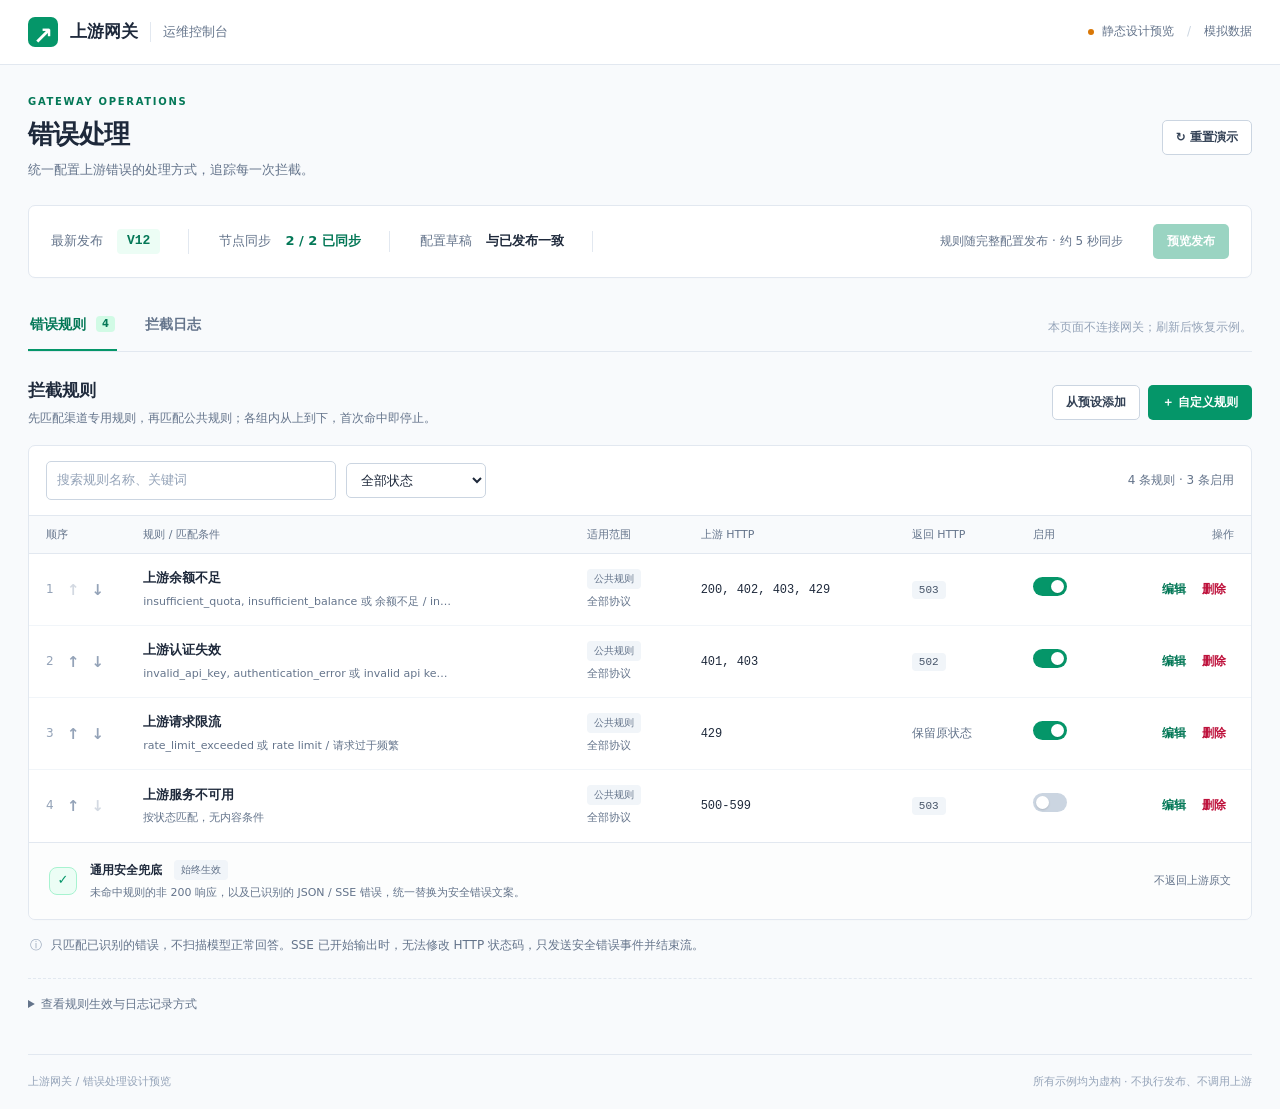
<file: docs/prototypes/error-rules/index.html>
<!doctype html>
<html lang="zh-CN">
  <head>
    <meta charset="utf-8" />
    <meta name="viewport" content="width=device-width,initial-scale=1" />
    <title>错误规则与拦截日志 · 静态设计预览</title>
    <link rel="stylesheet" href="style.css" />
    <script src="app.js" defer></script>
  </head>
  <body>
    <header class="topbar">
      <div class="brand">
        <span class="mark">↗</span><strong>上游网关</strong
        ><span class="muted brand-subtitle">运维控制台</span>
      </div>
      <div class="preview-label">
        <span class="dot"></span> 静态设计预览
        <span class="separator">/</span> 模拟数据
      </div>
    </header>
    <main>
      <div class="intro">
        <div>
          <div class="eyebrow">GATEWAY OPERATIONS</div>
          <h1>错误处理</h1>
          <p class="muted">统一配置上游错误的处理方式，追踪每一次拦截。</p>
        </div>
        <button class="secondary" id="reset-demo">↻ 重置演示</button>
      </div>
      <section class="overview panel" aria-label="配置状态">
        <div>
          <span class="muted">最新发布</span
          ><strong class="version" id="version">V12</strong>
        </div>
        <div>
          <span class="muted">节点同步</span
          ><strong class="green" id="sync-state">2 / 2 已同步</strong>
        </div>
        <div>
          <span class="muted">配置草稿</span
          ><strong id="draft-state">与已发布一致</strong>
        </div>
        <p>规则随完整配置发布 · 约 5 秒同步</p>
        <button id="publish" disabled>预览发布</button>
      </section>
      <nav class="tabs" aria-label="错误处理导航">
        <button class="tab active" data-page="rules" aria-current="page">
          错误规则 <span id="rule-count" class="count">4</span></button
        ><button class="tab" data-page="logs">拦截日志</button
        ><span class="nav-note">本页面不连接网关；刷新后恢复示例。</span>
      </nav>

      <section id="rules-page">
        <div class="section-heading">
          <div>
            <h2>拦截规则</h2>
            <p class="muted">
              先匹配渠道专用规则，再匹配公共规则；各组内从上到下，首次命中即停止。
            </p>
          </div>
          <div class="actions">
            <button class="secondary" id="presets">从预设添加</button
            ><button id="new-rule">＋ 自定义规则</button>
          </div>
        </div>
        <div class="panel">
          <div class="toolbar">
            <input
              type="search"
              id="rule-search"
              placeholder="搜索规则名称、关键词"
              aria-label="搜索规则"
            /><select id="rule-state" aria-label="规则启用状态">
              <option value="">全部状态</option>
              <option value="enabled">已启用</option>
              <option value="disabled">已停用</option></select
            ><span class="muted" id="rule-summary"></span>
          </div>
          <div class="table-wrap">
            <table class="rules-table">
              <thead>
                <tr>
                  <th class="order-col">顺序</th>
                  <th>规则 / 匹配条件</th>
                  <th>适用范围</th>
                  <th>上游 HTTP</th>
                  <th>返回 HTTP</th>
                  <th>启用</th>
                  <th class="align-right">操作</th>
                </tr>
              </thead>
              <tbody id="rules-body"></tbody>
            </table>
          </div>
          <div class="fallback">
            <span class="shield">✓</span>
            <div>
              <strong
                >通用安全兜底
                <span class="badge neutral">始终生效</span></strong
              >
              <p>
                未命中规则的非 200 响应，以及已识别的 JSON / SSE
                错误，统一替换为安全错误文案。
              </p>
            </div>
            <span class="muted">不返回上游原文</span>
          </div>
        </div>
        <div class="bottom-note">
          <span>ⓘ</span>
          <p>
            只匹配已识别的错误，不扫描模型正常回答。SSE 已开始输出时，无法修改
            HTTP 状态码，只发送安全错误事件并结束流。
          </p>
        </div>
        <details class="help">
          <summary>查看规则生效与日志记录方式</summary>
          <div class="help-grid">
            <div>
              <strong>保存到草稿 → 发布完整版本</strong>
              <p>
                新增、修改、停用、删除和顺序调整都需要发布。新请求使用新规则，正在进行的请求继续使用原版本。
              </p>
            </div>
            <div>
              <strong>一次拦截，一条记录</strong>
              <p>
                记录命中规则、配置版本与状态。原始错误片段加密保存，最多 2
                KiB，供管理员排查误拦。
              </p>
            </div>
          </div>
        </details>
      </section>

      <section id="logs-page" hidden>
        <div class="section-heading">
          <div>
            <h2>拦截日志</h2>
            <p class="muted">
              查看已写入的拦截记录；HTTP 200 的流内错误同样会被记录。
            </p>
          </div>
          <div class="actions">
            <button class="secondary" id="resources">记录策略</button
            ><button class="secondary" id="refresh-logs">↻ 刷新记录</button>
          </div>
        </div>
        <div class="log-health panel">
          <div>
            <span class="status-dot"></span
            ><strong id="health-title">日志写入正常</strong
            ><span class="muted" id="health-description"
              >最后成功写入：1 秒前</span
            >
          </div>
          <div class="health-numbers">
            <span>待写 <b id="pending-count">0</b></span
            ><span>丢弃 <b id="drop-count">0</b></span
            ><span>节点 <b>2 / 2</b></span>
          </div>
        </div>
        <div id="degraded-banner" class="callout warning" hidden>
          <strong>部分日志未记录，查询结果可能不完整。</strong
          ><span
            >节点 gateway-b 写入异常，队列已满，当前进程累计丢弃 128
            条。网关仍执行拦截；页面保留最后已知状态。</span
          >
        </div>
        <div class="panel">
          <div class="toolbar log-filters">
            <input
              id="log-search"
              type="search"
              placeholder="搜索请求编号或规则"
              aria-label="搜索拦截日志"
            /><select id="log-channel" aria-label="日志渠道">
              <option value="">全部渠道</option>
              <option>Vendor A</option>
              <option>Sub2API</option>
              <option>Kiro2CC</option></select
            ><select id="log-status" aria-label="日志返回状态">
              <option value="">全部实际状态</option>
              <option value="503">503</option>
              <option value="429">429</option>
              <option value="502">502</option>
              <option value="200">200 · 流内错误</option></select
            ><select id="log-node" aria-label="日志节点">
              <option value="">全部节点</option>
              <option>gateway-a</option>
              <option>gateway-b</option></select
            ><select id="log-time" aria-label="日志时间范围">
              <option value="24">最近 24 小时</option>
              <option value="1">最近 1 小时</option>
              <option value="72">最近 3 天</option>
            </select>
          </div>
          <div class="table-wrap">
            <table>
              <thead>
                <tr>
                  <th>发生时间 / 请求编号</th>
                  <th>渠道 / 协议</th>
                  <th>命中规则</th>
                  <th>上游 → 实际返回</th>
                  <th>节点 / 版本</th>
                  <th class="align-right">操作</th>
                </tr>
              </thead>
              <tbody id="logs-body"></tbody>
            </table>
          </div>
          <div class="table-footer">
            <span id="log-count"></span
            ><span>仅展示拦截记录 · 不记录成功请求</span>
          </div>
        </div>
        <div class="demo-switch">
          <span class="badge neutral">设计演示</span
          ><label
            ><input type="checkbox" id="degrade" /> 查看队列已满时的页面</label
          ><span class="muted">只切换示例状态，不会触发故障。</span>
        </div>
      </section>
      <footer>
        <span>上游网关 / 错误处理设计预览</span
        ><span>所有示例均为虚构 · 不执行发布、不调用上游</span>
      </footer>
    </main>

    <dialog id="editor" class="drawer" aria-labelledby="editor-title">
      <form id="rule-form">
        <header class="drawer-header">
          <div>
            <span class="eyebrow">ERROR RULE</span>
            <h2 id="editor-title">编辑规则</h2>
          </div>
          <button
            type="button"
            class="icon secondary close"
            aria-label="关闭规则编辑"
          >
            ×
          </button>
        </header>
        <div class="drawer-body">
          <div class="editor-tabs">
            <button type="button" class="active" data-editor-tab="configure">
              规则配置</button
            ><button type="button" data-editor-tab="test">样本试匹配</button
            ><span class="badge neutral">未发布草稿</span>
          </div>
          <div id="configure-pane">
            <section class="form-section">
              <h3><span class="step">1</span> 基本信息</h3>
              <label
                >规则名称<input
                  id="edit-name"
                  required
                  maxlength="60"
                  placeholder="例如：上游余额不足"
              /></label>
              <div class="form-grid">
                <label
                  >适用渠道<select id="edit-scope">
                    <option value="all">全部渠道（公共规则）</option>
                    <option value="selected">指定渠道（优先于公共规则）</option>
                  </select></label
                ><label
                  >协议<select id="edit-protocol">
                    <option value="all">全部协议</option>
                    <option>OpenAI Chat</option>
                    <option>Responses</option>
                    <option>Anthropic Messages</option>
                    <option>Gemini</option>
                  </select></label
                >
              </div>
              <div id="channel-options" class="checkboxes" hidden>
                <label
                  ><input
                    type="checkbox"
                    name="channel"
                    value="Vendor A"
                  />Vendor A</label
                ><label
                  ><input
                    type="checkbox"
                    name="channel"
                    value="Sub2API"
                  />Sub2API</label
                ><label
                  ><input
                    type="checkbox"
                    name="channel"
                    value="Kiro2CC"
                  />Kiro2CC</label
                >
              </div>
            </section>
            <section class="form-section">
              <h3><span class="step">2</span> 什么情况下拦截</h3>
              <label>错误来源</label>
              <div class="checkboxes">
                <label
                  ><input type="checkbox" name="source" value="HTTP" />HTTP
                  错误</label
                ><label
                  ><input type="checkbox" name="source" value="JSON" />200 JSON
                  错误</label
                ><label
                  ><input type="checkbox" name="source" value="SSE" />SSE
                  错误事件</label
                >
              </div>
              <label
                >匹配上游 HTTP 状态<input
                  id="edit-status"
                  placeholder="例如：402, 403, 429 或 400-499"
                  maxlength="120"
              /></label>
              <p class="field-help">
                留空表示所有已识别错误。填写 200 也不会拦截普通成功回答。
              </p>
              <details id="conditions" open>
                <summary>
                  内容条件
                  <span class="muted">· 可选，条件组之间满足任一即可</span>
                </summary>
                <div class="condition-card">
                  <div class="condition-heading">
                    <span class="badge neutral">条件组 A</span
                    ><strong>错误代码等于任一值</strong>
                  </div>
                  <label class="sr-only" for="edit-codes">错误代码</label
                  ><input
                    id="edit-codes"
                    placeholder="insufficient_quota, insufficient_balance"
                    maxlength="300"
                  />
                </div>
                <div class="or-divider">或者 OR</div>
                <div class="condition-card">
                  <div class="condition-heading">
                    <span class="badge neutral">条件组 B</span
                    ><strong>错误消息包含任一关键词</strong>
                  </div>
                  <label class="sr-only" for="edit-keywords">错误关键词</label
                  ><textarea
                    id="edit-keywords"
                    rows="3"
                    placeholder="每行一个关键词"
                    maxlength="1000"
                  ></textarea
                  ><label class="inline-check"
                    ><input
                      id="edit-ignore-case"
                      type="checkbox"
                    />忽略英文大小写</label
                  >
                </div>
                <p class="field-help">
                  两个条件组都留空时，仅按渠道、协议、来源和状态匹配。
                </p>
              </details>
            </section>
            <section class="form-section">
              <h3><span class="step">3</span> 命中后如何返回</h3>
              <div class="form-grid">
                <label
                  >返回 HTTP 状态<select id="edit-action">
                    <option value="preserve">保留原错误状态</option>
                    <option value="override">指定错误状态</option>
                  </select></label
                ><label
                  >指定状态码<input
                    id="edit-return"
                    type="number"
                    min="400"
                    max="599"
                    step="1"
                    value="503"
                /></label>
              </div>
              <label
                >对外公开文案<textarea
                  id="edit-message"
                  rows="2"
                  required
                  maxlength="300"
                ></textarea>
              </label>
              <div class="callout subtle">
                返回固定文案，不拼接上游原文。SSE 已输出时保持已提交的 HTTP
                状态，发送安全错误事件并结束。
              </div>
            </section>
            <label class="inline-check"
              ><input
                id="edit-enabled"
                type="checkbox"
              />发布后启用此规则</label
            >
          </div>
          <div id="test-pane" hidden>
            <div class="callout subtle">
              使用当前表单配置进行本地演示，不调用上游。这里演示已提取的错误字段；实际协议解析需后续实现。
            </div>
            <div class="form-grid">
              <label
                >示例场景<select id="sample-preset">
                  <option value="balance">余额不足</option>
                  <option value="sse">SSE 中途报错</option>
                  <option value="normal">正常回答提到余额不足</option>
                </select></label
              ><label
                >上游 HTTP 状态<input
                  id="sample-status"
                  type="number"
                  value="402"
                  min="100"
                  max="599" /></label
              ><label
                >渠道<select id="sample-channel">
                  <option>Vendor A</option>
                  <option>Sub2API</option>
                  <option>Kiro2CC</option>
                </select></label
              ><label
                >协议<select id="sample-protocol">
                  <option>OpenAI Chat</option>
                  <option>Responses</option>
                  <option>Anthropic Messages</option>
                  <option>Gemini</option>
                </select></label
              >
            </div>
            <label
              >识别结果<select id="sample-source">
                <option value="HTTP">HTTP 错误</option>
                <option value="JSON">已识别的 JSON 错误</option>
                <option value="SSE">已识别的 SSE 错误</option>
                <option value="normal">正常模型回答</option>
              </select></label
            ><label
              >错误代码<input
                id="sample-code"
                value="insufficient_quota"
                maxlength="300" /></label
            ><label
              >错误消息 / 正常回答<textarea
                id="sample-message"
                rows="4"
                maxlength="2000"
              >
Your credit balance is too low.</textarea
              ></label
            ><label class="inline-check"
              ><input id="sample-committed" type="checkbox" />SSE
              已开始输出（HTTP 200 已提交）</label
            ><button id="run-test" type="button">运行试匹配</button>
            <div
              id="test-result"
              class="test-result"
              hidden
              aria-live="polite"
            ></div>
          </div>
          <p id="form-error" role="alert" class="error" hidden></p>
        </div>
        <footer class="drawer-footer">
          <span class="muted">保存后需发布才会生效</span>
          <div class="actions">
            <button type="button" class="secondary close">取消</button
            ><button type="submit">保存到草稿</button>
          </div>
        </footer>
      </form>
    </dialog>
    <dialog id="preset-dialog" class="modal" aria-labelledby="preset-title">
      <header class="drawer-header">
        <div>
          <span class="eyebrow">RULE PRESETS</span>
          <h2 id="preset-title">从预设开始</h2>
        </div>
        <button class="icon secondary close" aria-label="关闭预设">×</button>
      </header>
      <div class="modal-body">
        <p class="muted">
          预设会复制为可编辑规则。请用实际脱敏样本确认适用范围。
        </p>
        <div id="preset-list" class="preset-list"></div>
      </div>
    </dialog>
    <dialog id="detail-dialog" class="drawer" aria-labelledby="detail-title">
      <header class="drawer-header">
        <div>
          <span class="eyebrow">INTERCEPTION EVENT</span>
          <h2 id="detail-title">拦截详情</h2>
        </div>
        <button class="icon secondary close" aria-label="关闭日志详情">
          ×
        </button>
      </header>
      <div id="detail-content" class="drawer-body"></div>
      <footer class="drawer-footer">
        <span class="muted">历史记录不随规则修改而变化</span
        ><button class="secondary close">关闭</button>
      </footer>
    </dialog>
    <dialog id="resource-dialog" class="modal" aria-labelledby="resource-title">
      <header class="drawer-header">
        <div>
          <span class="eyebrow">LOGGING POLICY</span>
          <h2 id="resource-title">记录策略</h2>
        </div>
        <button class="icon secondary close" aria-label="关闭记录策略">
          ×
        </button>
      </header>
      <div class="modal-body">
        <p class="muted">
          当前展示建议默认值，后续作为运维资源设置独立管理，不随规则版本回滚。
        </p>
        <dl class="definition">
          <dt>记录范围</dt>
          <dd>每个被拦截请求最多一条</dd>
          <dt>后台写入</dt>
          <dd>每秒最多 1 批 / 每批最多 50 条</dd>
          <dt>每节点排队上限</dt>
          <dd>最多 1,024 条，编码载荷最多 1 MiB</dd>
          <dt>保留目标</dt>
          <dd>最近 3 天，且最多最近 50,000 条</dd>
          <dt>清理方式</dt>
          <dd>定时小批量清理，允许短暂超出目标</dd>
          <dt>日志故障时</dt>
          <dd>继续拦截；队列满时丢弃新增明细</dd>
        </dl>
        <div class="callout warning">
          正常容量内逐条记录，不抽样。数据库故障、队列满或进程崩溃时可能丢失明细，页面会显示已知异常。
        </div>
      </div>
      <footer class="drawer-footer">
        <span class="muted">仅保留受限错误片段，不记录完整请求或会话</span
        ><button class="secondary close">知道了</button>
      </footer>
    </dialog>
    <dialog id="publish-dialog" class="modal" aria-labelledby="publish-title">
      <header class="drawer-header">
        <div>
          <span class="eyebrow">CONFIGURATION RELEASE</span>
          <h2 id="publish-title">预览完整配置发布</h2>
        </div>
        <button class="icon secondary close" aria-label="关闭发布预览">
          ×
        </button>
      </header>
      <div class="modal-body">
        <div id="publish-summary"></div>
        <div class="callout subtle">
          真实发布会保存渠道与规则的完整快照。此按钮仅模拟版本与节点同步，不写数据库。
        </div>
      </div>
      <footer class="drawer-footer">
        <button class="secondary close">返回修改</button
        ><button id="confirm-publish">模拟发布</button>
      </footer>
    </dialog>
    <dialog id="delete-dialog" class="modal" aria-labelledby="delete-title">
      <header class="drawer-header">
        <h2 id="delete-title">从草稿中删除规则？</h2>
        <button class="icon secondary close" aria-label="关闭删除确认">
          ×
        </button>
      </header>
      <div class="modal-body">
        <p id="delete-description"></p>
        <p class="muted">
          发布后新请求不再使用这条规则，历史拦截日志仍可查询。
        </p>
      </div>
      <footer class="drawer-footer">
        <button class="secondary close">取消</button
        ><button class="danger-solid" id="confirm-delete">删除规则</button>
      </footer>
    </dialog>
    <div id="toast" role="status" aria-live="polite" hidden></div>
  </body>
</html>
</file>
<file: docs/prototypes/error-rules/style.css>
:root {
  color-scheme: light;
  --green: #059669;
  --deep: #047857;
  --ink: #1e293b;
  --muted: #64748b;
  --line: #e2e8f0;
  --bg: #f8fafc;
  font:
    13px/1.6 system-ui,
    -apple-system,
    "Segoe UI",
    "Noto Sans CJK SC",
    sans-serif;
}
* {
  box-sizing: border-box;
}
body {
  margin: 0;
  background: var(--bg);
  color: var(--ink);
}
[hidden] {
  display: none !important;
}
h1,
h2,
h3,
p {
  margin: 0;
}
h1 {
  font-size: 26px;
  letter-spacing: -0.7px;
  line-height: 1.5;
}
h2 {
  font-size: 17px;
}
h3 {
  font-size: 14px;
}
button,
input,
select,
textarea {
  font: inherit;
}
button {
  display: inline-flex;
  align-items: center;
  justify-content: center;
  gap: 6px;
  border: 1px solid transparent;
  border-radius: 5px;
  padding: 7px 13px;
  background: var(--green);
  color: white;
  font-size: 12px;
  font-weight: 600;
  cursor: pointer;
  white-space: nowrap;
}
button:hover {
  background: var(--deep);
}
button:disabled {
  opacity: 0.4;
  cursor: default;
}
button:focus-visible,
summary:focus-visible,
a:focus-visible {
  outline: 2px solid var(--green);
  outline-offset: 3px;
}
.secondary {
  color: #334155;
  background: #fff;
  border-color: #cbd5e1;
}
.secondary:hover {
  background: #f1f5f9;
}
.quiet {
  background: transparent;
  color: var(--deep);
  padding: 4px 7px;
}
.quiet:hover {
  background: #ecfdf5;
}
.danger {
  color: #be123c;
}
.danger:hover {
  background: #fff1f2;
}
.danger-solid {
  background: #be123c;
}
.danger-solid:hover {
  background: #9f1239;
}
.icon {
  padding: 3px 10px;
  font-size: 23px;
  font-weight: 400;
}
.muted {
  color: var(--muted);
}
.green {
  color: var(--deep);
}
.mono {
  font-family: ui-monospace, SFMono-Regular, Consolas, monospace;
}
.align-right {
  text-align: right;
}
.actions {
  display: flex;
  gap: 8px;
  align-items: center;
}
.topbar {
  height: 65px;
  padding: 0 max(28px, calc((100vw - 1384px) / 2));
  background: #fff;
  border-bottom: 1px solid var(--line);
  display: flex;
  align-items: center;
  justify-content: space-between;
  gap: 16px;
}
.brand {
  display: flex;
  gap: 12px;
  align-items: center;
}
.brand strong {
  font-size: 17px;
}
.mark {
  display: inline-grid;
  place-items: center;
  background: var(--green);
  border-radius: 7px;
  color: white;
  width: 30px;
  height: 30px;
  font-size: 24px;
  font-weight: 700;
}
.brand-subtitle {
  padding-left: 12px;
  border-left: 1px solid var(--line);
}
.preview-label {
  font-size: 12px;
  color: #64748b;
  display: flex;
  align-items: center;
  gap: 8px;
}
.dot {
  width: 6px;
  height: 6px;
  border-radius: 100%;
  background: #d97706;
}
.separator {
  color: #cbd5e1;
  margin: 0 5px;
}
main {
  max-width: 1440px;
  margin: auto;
  padding: 29px 28px 0;
}
.intro {
  display: flex;
  align-items: center;
  justify-content: space-between;
  margin-bottom: 24px;
}
.intro p {
  margin-top: 6px;
}
.eyebrow {
  color: var(--deep);
  font-size: 10px;
  font-weight: 700;
  letter-spacing: 1.7px;
  margin-bottom: 5px;
}
.panel {
  background: #fff;
  border: 1px solid var(--line);
  border-radius: 7px;
  box-shadow: 0 1px 2px #0f172a03;
}
.overview {
  display: flex;
  gap: 30px;
  padding: 18px 22px;
  align-items: center;
}
.overview > div {
  display: flex;
  align-items: center;
  gap: 14px;
  border-right: 1px solid var(--line);
  padding-right: 28px;
}
.overview strong {
  font-size: 13px;
  font-weight: 600;
}
.overview p {
  margin-left: auto;
  color: var(--muted);
  font-size: 12px;
}
.version {
  font-family: ui-monospace, monospace;
  background: #ecfdf5;
  color: var(--deep);
  padding: 2px 10px;
  border-radius: 4px;
}
.tabs {
  display: flex;
  align-items: center;
  border-bottom: 1px solid var(--line);
  gap: 26px;
  margin: 25px 0;
}
.tab {
  background: none;
  color: var(--muted);
  border: 0;
  border-radius: 0;
  border-bottom: 2px solid transparent;
  font-size: 14px;
  padding: 10px 2px 14px;
}
.tab:hover {
  background: none;
  color: var(--deep);
}
.tab.active {
  color: var(--deep);
  border-bottom-color: var(--green);
}
.count {
  font-size: 10px;
  border-radius: 4px;
  background: #e2e8f0;
  color: #475569;
  padding: 0 6px;
  margin-left: 4px;
}
.tab.active .count {
  background: #d1fae5;
  color: var(--deep);
}
.nav-note {
  margin-left: auto;
  font-size: 12px;
  color: #94a3b8;
}
.section-heading {
  display: flex;
  align-items: center;
  justify-content: space-between;
  gap: 20px;
  margin: 0 0 17px;
}
.section-heading p {
  font-size: 12px;
  margin-top: 4px;
}
.toolbar {
  display: flex;
  gap: 10px;
  align-items: center;
  padding: 15px 17px;
  border-bottom: 1px solid var(--line);
}
input,
select,
textarea {
  border: 1px solid #cbd5e1;
  border-radius: 5px;
  padding: 8px 10px;
  background: white;
  color: var(--ink);
  width: 100%;
  min-width: 0;
}
textarea {
  resize: vertical;
}
input:focus,
select:focus,
textarea:focus {
  outline: 2px solid #a7f3d0;
  border-color: var(--green);
  outline-offset: 1px;
}
input::placeholder,
textarea::placeholder {
  color: #94a3b8;
}
input:disabled {
  background: #f1f5f9;
  color: #94a3b8;
}
.toolbar input {
  max-width: 290px;
}
.toolbar select {
  width: 140px;
}
.toolbar > span {
  margin-left: auto;
  font-size: 12px;
}
.table-wrap {
  overflow: auto;
}
table {
  width: 100%;
  border-collapse: collapse;
  white-space: nowrap;
  text-align: left;
}
th {
  background: #f8fafc;
  color: #64748b;
  font-size: 11px;
  font-weight: 500;
  padding: 10px 17px;
  border-bottom: 1px solid var(--line);
}
td {
  padding: 13px 17px;
  border-bottom: 1px solid #f1f5f9;
  font-size: 12px;
  height: 72px;
}
tbody tr:last-child td {
  border-bottom: 0;
}
tbody tr:hover {
  background: #fafdfc;
}
td strong {
  font-size: 13px;
  font-weight: 600;
}
td .sub {
  display: block;
  font-size: 11px;
  color: var(--muted);
  margin-top: 4px;
  max-width: 310px;
  white-space: nowrap;
  overflow: hidden;
  text-overflow: ellipsis;
}
.order-col {
  width: 76px;
}
.order-buttons {
  display: flex;
  align-items: center;
  gap: 2px;
  color: #94a3b8;
}
.order-buttons button {
  padding: 2px 4px;
  font-size: 15px;
  color: #94a3b8;
}
.order-buttons span {
  min-width: 14px;
}
.badge {
  display: inline-block;
  font-weight: 500;
  font-size: 10px;
  padding: 2px 7px;
  border-radius: 4px;
  line-height: 1.6;
  vertical-align: middle;
}
.neutral {
  background: #f1f5f9;
  color: #64748b;
}
.good {
  background: #ecfdf5;
  color: #047857;
}
.amber {
  background: #fffbeb;
  color: #a16207;
}
.blue {
  background: #eff6ff;
  color: #2563eb;
}
.status {
  font-family: ui-monospace, monospace;
  color: #475569;
  background: #f1f5f9;
  padding: 3px 7px;
  border-radius: 4px;
  font-size: 11px;
}
.switch {
  height: 19px;
  width: 34px;
  min-width: 34px;
  position: relative;
  border-radius: 100px;
  background: #cbd5e1;
  border: 0;
  padding: 0;
}
.switch:after {
  content: "";
  width: 13px;
  height: 13px;
  position: absolute;
  left: 3px;
  top: 3px;
  border-radius: 50%;
  background: #fff;
  box-shadow: 0 1px 2px #0002;
}
.switch[aria-checked="true"] {
  background: var(--green);
}
.switch[aria-checked="true"]:after {
  left: 18px;
}
.switch:hover {
  background: #94a3b8;
}
.switch[aria-checked="true"]:hover {
  background: var(--deep);
}
.fallback {
  padding: 17px 20px;
  border-top: 1px solid var(--line);
  background: #fcfdfd;
  display: flex;
  align-items: center;
  gap: 13px;
  border-radius: 0 0 7px 7px;
}
.shield {
  display: grid;
  place-items: center;
  width: 28px;
  height: 28px;
  border: 1px solid #a7f3d0;
  background: #ecfdf5;
  color: var(--green);
  border-radius: 8px;
}
.fallback p {
  font-size: 11px;
  color: var(--muted);
  margin-top: 4px;
}
.fallback strong {
  font-size: 12px;
}
.fallback .badge {
  margin-left: 8px;
}
.fallback > span:last-child {
  margin-left: auto;
  font-size: 11px;
}
.bottom-note {
  display: flex;
  gap: 9px;
  color: var(--muted);
  font-size: 12px;
  padding: 16px 2px;
}
.bottom-note > span {
  color: #94a3b8;
}
.help {
  margin: 7px 0 40px;
  border-top: 1px dashed var(--line);
  padding-top: 16px;
  font-size: 12px;
}
.help summary {
  color: var(--muted);
  cursor: pointer;
}
.help-grid {
  display: grid;
  grid-template-columns: 1fr 1fr;
  gap: 35px;
  margin: 16px 0;
}
.help-grid p {
  margin-top: 6px;
  color: var(--muted);
}
main > footer {
  border-top: 1px solid var(--line);
  display: flex;
  justify-content: space-between;
  gap: 12px;
  padding: 18px 0;
  margin-top: 36px;
  font-size: 11px;
  color: #94a3b8;
}
.log-health {
  display: flex;
  justify-content: space-between;
  gap: 20px;
  padding: 15px 18px;
  margin-bottom: 15px;
}
.log-health > div {
  display: flex;
  align-items: center;
  gap: 10px;
}
.log-health strong {
  font-size: 12px;
}
.log-health .muted {
  font-size: 11px;
}
.status-dot {
  height: 7px;
  width: 7px;
  background: var(--green);
  border-radius: 50%;
}
.log-health.degraded .status-dot {
  background: #d97706;
}
.health-numbers {
  font-size: 11px;
  color: var(--muted);
}
.health-numbers span {
  padding-left: 18px;
  border-left: 1px solid var(--line);
}
.health-numbers b {
  color: var(--ink);
  margin-left: 10px;
}
.callout {
  padding: 12px 14px;
  border-radius: 5px;
  font-size: 12px;
  border: 1px solid #e2e8f0;
  margin: 12px 0;
  line-height: 1.8;
}
.callout strong,
.callout span {
  display: block;
}
.subtle {
  background: #f8fafc;
  color: var(--muted);
}
.warning {
  background: #fffbeb;
  border-color: #fde68a;
  color: #92400e;
}
.table-footer {
  display: flex;
  justify-content: space-between;
  gap: 12px;
  border-top: 1px solid var(--line);
  padding: 13px 18px;
  font-size: 11px;
  color: var(--muted);
}
.demo-switch {
  display: flex;
  align-items: center;
  gap: 12px;
  margin-top: 18px;
  font-size: 11px;
}
.demo-switch label {
  display: flex;
  align-items: center;
  gap: 7px;
  font-size: 12px;
}
.demo-switch input {
  width: 14px;
}
.log-filters {
  flex-wrap: wrap;
}
.log-filters select {
  width: auto;
  min-width: 115px;
}
.empty {
  text-align: center;
  color: var(--muted);
  padding: 45px;
}
dialog {
  padding: 0;
  color: var(--ink);
  background: #fff;
  border: 1px solid var(--line);
  box-shadow: 0 25px 80px #0f172a25;
}
dialog::backdrop {
  background: #0f172a55;
  backdrop-filter: blur(2px);
}
dialog.drawer {
  position: fixed;
  inset: 0 0 0 auto;
  width: min(620px, 100vw);
  max-width: 100vw;
  max-height: 100dvh;
  height: 100dvh;
  margin: 0;
  border-radius: 0;
  border-top: 0;
  border-bottom: 0;
}
dialog.drawer[open] {
  display: flex;
  flex-direction: column;
}
.drawer form {
  display: flex;
  flex-direction: column;
  height: 100%;
  min-height: 0;
}
.drawer-header {
  display: flex;
  justify-content: space-between;
  align-items: center;
  padding: 21px 25px;
  border-bottom: 1px solid var(--line);
  flex-shrink: 0;
  gap: 20px;
}
.drawer-body {
  padding: 0 25px 24px;
  overflow: auto;
  flex: 1;
  min-height: 0;
}
.drawer-footer {
  border-top: 1px solid var(--line);
  padding: 16px 25px;
  display: flex;
  justify-content: space-between;
  align-items: center;
  gap: 10px;
  background: #fff;
  flex-shrink: 0;
}
.drawer-footer > span {
  font-size: 11px;
}
.editor-tabs {
  display: flex;
  align-items: center;
  gap: 20px;
  border-bottom: 1px solid var(--line);
  margin-bottom: 22px;
  position: sticky;
  top: 0;
  background: #fff;
  z-index: 1;
  padding-top: 9px;
}
.editor-tabs button {
  border-radius: 0;
  background: none;
  color: var(--muted);
  padding: 13px 0;
  border-bottom: 2px solid transparent;
}
.editor-tabs button.active {
  color: var(--deep);
  border-bottom-color: var(--green);
}
.editor-tabs .badge {
  margin-left: auto;
}
.form-section {
  border-bottom: 1px solid var(--line);
  margin-bottom: 20px;
  padding-bottom: 20px;
}
.form-section h3 {
  display: flex;
  align-items: center;
  gap: 9px;
  margin-bottom: 16px;
}
.step {
  display: grid;
  place-items: center;
  width: 22px;
  height: 22px;
  border-radius: 50%;
  background: #ecfdf5;
  color: var(--deep);
  font-size: 11px;
}
.drawer label {
  display: flex;
  flex-direction: column;
  font-size: 12px;
  font-weight: 500;
  gap: 6px;
  margin: 12px 0 8px;
}
.form-grid {
  display: grid;
  grid-template-columns: 1fr 1fr;
  gap: 0 16px;
}
.field-help {
  font-size: 11px;
  color: var(--muted);
  margin: 6px 0 12px;
}
.checkboxes {
  display: flex;
  flex-wrap: wrap;
  gap: 6px 17px;
}
.checkboxes label,
.drawer .inline-check {
  display: flex;
  flex-direction: row;
  align-items: center;
  gap: 7px;
  font-weight: 400;
}
.checkboxes input,
input[type="checkbox"] {
  width: 14px;
  height: 14px;
  accent-color: var(--green);
  flex-shrink: 0;
}
.drawer summary {
  font-size: 12px;
  cursor: pointer;
  margin: 16px 0 12px;
}
.condition-card {
  border: 1px solid var(--line);
  padding: 12px;
  border-radius: 5px;
  background: #fbfcfd;
}
.condition-heading {
  display: flex;
  align-items: center;
  gap: 8px;
  margin-bottom: 10px;
  font-size: 11px;
}
.condition-heading strong {
  font-weight: 500;
}
.or-divider {
  text-align: center;
  font-size: 10px;
  color: #94a3b8;
  margin: 8px;
}
.drawer .condition-card .inline-check {
  margin-bottom: 0;
  font-size: 11px;
}
.test-result {
  padding: 18px;
  border: 1px solid #a7f3d0;
  background: #f0fdf9;
  border-radius: 6px;
  margin-top: 20px;
}
.test-result h3 {
  color: var(--deep);
  margin-bottom: 10px;
}
.test-result p {
  font-size: 12px;
  margin-top: 8px;
}
.test-result pre {
  white-space: pre-wrap;
  overflow-wrap: anywhere;
  font-size: 12px;
  padding: 12px;
  background: #fff;
  border: 1px solid var(--line);
  border-radius: 4px;
}
.modal {
  border-radius: 9px;
  width: min(560px, calc(100vw - 32px));
  max-height: 90dvh;
}
.modal-body {
  padding: 22px 25px;
}
.modal-body > p {
  font-size: 12px;
  margin-bottom: 14px;
}
.preset-list {
  display: grid;
  gap: 10px;
  margin-top: 18px;
}
.preset-card {
  border: 1px solid var(--line);
  background: white;
  color: var(--ink);
  display: flex;
  text-align: left;
  justify-content: space-between;
  padding: 16px;
}
.preset-card:hover {
  background: #f0fdf9;
  border-color: #6ee7b7;
}
.preset-card strong {
  font-size: 13px;
}
.preset-card p {
  font-weight: 400;
  color: var(--muted);
  font-size: 11px;
  margin-top: 5px;
  white-space: normal;
}
.preset-card > span {
  color: var(--green);
}
.definition {
  display: grid;
  grid-template-columns: 132px 1fr;
  gap: 15px 10px;
  font-size: 12px;
  margin: 24px 0;
}
.definition dt {
  color: var(--muted);
}
.definition dd {
  margin: 0;
  overflow-wrap: anywhere;
}
.detail-result {
  background: #f0fdf9;
  padding: 18px;
  border: 1px solid #a7f3d0;
  border-radius: 6px;
  margin: 24px 0;
}
.detail-result p {
  font-size: 12px;
  margin-top: 7px;
}
.detail-heading {
  margin: 24px 0 12px;
}
.error {
  color: #be123c;
  font-size: 12px;
  margin: 18px 0;
}
#toast {
  position: fixed;
  bottom: 28px;
  left: 50%;
  transform: translateX(-50%);
  background: #1e293b;
  color: #fff;
  box-shadow: 0 5px 25px #0002;
  border-radius: 6px;
  padding: 11px 20px;
  z-index: 10;
  font-size: 12px;
  max-width: 90vw;
}
.sr-only {
  position: absolute;
  width: 1px;
  height: 1px;
  padding: 0;
  margin: -1px;
  overflow: hidden;
  clip: rect(0, 0, 0, 0);
  white-space: nowrap;
  border: 0;
}
@media (min-width: 1450px) {
  main {
    padding-top: 36px;
  }
  .intro {
    margin-bottom: 28px;
  }
  td {
    height: 76px;
  }
}
@media (max-width: 1100px) {
  .overview {
    gap: 16px;
    flex-wrap: wrap;
  }
  .overview > div {
    padding-right: 16px;
  }
  .overview p {
    margin-left: 0;
  }
  .nav-note {
    display: none;
  }
  .section-heading {
    align-items: flex-start;
  }
  .rules-table {
    min-width: 950px;
  }
  table {
    min-width: 850px;
  }
  .log-health {
    flex-wrap: wrap;
  }
  .fallback > span:last-child {
    display: none;
  }
  .toolbar input {
    max-width: 240px;
  }
}
@media (max-width: 650px) {
  main {
    padding: 20px 14px 0;
  }
  .topbar {
    padding: 0 14px;
  }
  .brand-subtitle,
  .preview-label .separator {
    display: none;
  }
  .preview-label {
    font-size: 10px;
  }
  .brand {
    gap: 7px;
  }
  .brand strong {
    font-size: 14px;
  }
  .intro {
    gap: 14px;
  }
  .intro p {
    max-width: 240px;
    font-size: 12px;
  }
  .eyebrow {
    font-size: 9px;
  }
  h1 {
    font-size: 23px;
  }
  .overview {
    padding: 14px;
    gap: 12px;
  }
  .overview > div {
    gap: 8px;
    font-size: 11px;
    padding-right: 10px;
  }
  .overview > div:nth-child(2) {
    border-right: 0;
  }
  .overview > div:nth-child(3) {
    width: 100%;
    border: 0;
  }
  .overview p {
    font-size: 10px;
    flex: 1;
  }
  .overview button {
    font-size: 11px;
    padding: 6px 9px;
  }
  .section-heading {
    flex-direction: column;
    gap: 12px;
  }
  .toolbar {
    flex-wrap: wrap;
    padding: 12px;
  }
  .toolbar input {
    max-width: none;
    flex: 1;
    min-width: 160px;
  }
  .toolbar select {
    width: 120px;
  }
  .toolbar > span {
    width: 100%;
    margin: 0;
  }
  .fallback {
    padding: 14px 12px;
    align-items: flex-start;
  }
  .shield {
    flex-shrink: 0;
  }
  .help-grid {
    grid-template-columns: 1fr;
    gap: 18px;
  }
  .demo-switch {
    flex-wrap: wrap;
  }
  .demo-switch > .muted {
    width: 100%;
  }
  .log-health > div {
    flex-wrap: wrap;
  }
  .log-health .health-numbers {
    gap: 15px;
  }
  .health-numbers span:first-child {
    border: 0;
    padding: 0;
  }
  main > footer {
    flex-direction: column;
    gap: 4px;
  }
  .drawer-header,
  .drawer-footer {
    padding: 16px;
  }
  .drawer-body {
    padding: 0 16px 20px;
  }
  .drawer-footer > span {
    max-width: 90px;
  }
  .form-grid {
    gap: 0 10px;
  }
  .editor-tabs {
    gap: 15px;
  }
  .editor-tabs .badge {
    font-size: 9px;
  }
  .modal-body {
    padding: 18px;
  }
  .definition {
    grid-template-columns: 105px 1fr;
  }
  .log-filters select {
    flex: 1;
    min-width: 120px;
  }
  .log-filters input {
    flex-basis: 100%;
  }
  .table-footer {
    flex-direction: column;
    gap: 5px;
  }
}
.original-error {
  margin: 20px 0;
  padding: 16px;
  border: 1px solid var(--line);
  border-radius: 6px;
}
.original-error summary {
  cursor: pointer;
}
.original-error p {
  font-size: 12px;
  margin: 10px 0;
}
.original-error pre {
  padding: 12px;
  background: #f8fafc;
  white-space: pre-wrap;
  overflow-wrap: anywhere;
  font-size: 12px;
}
</file>
